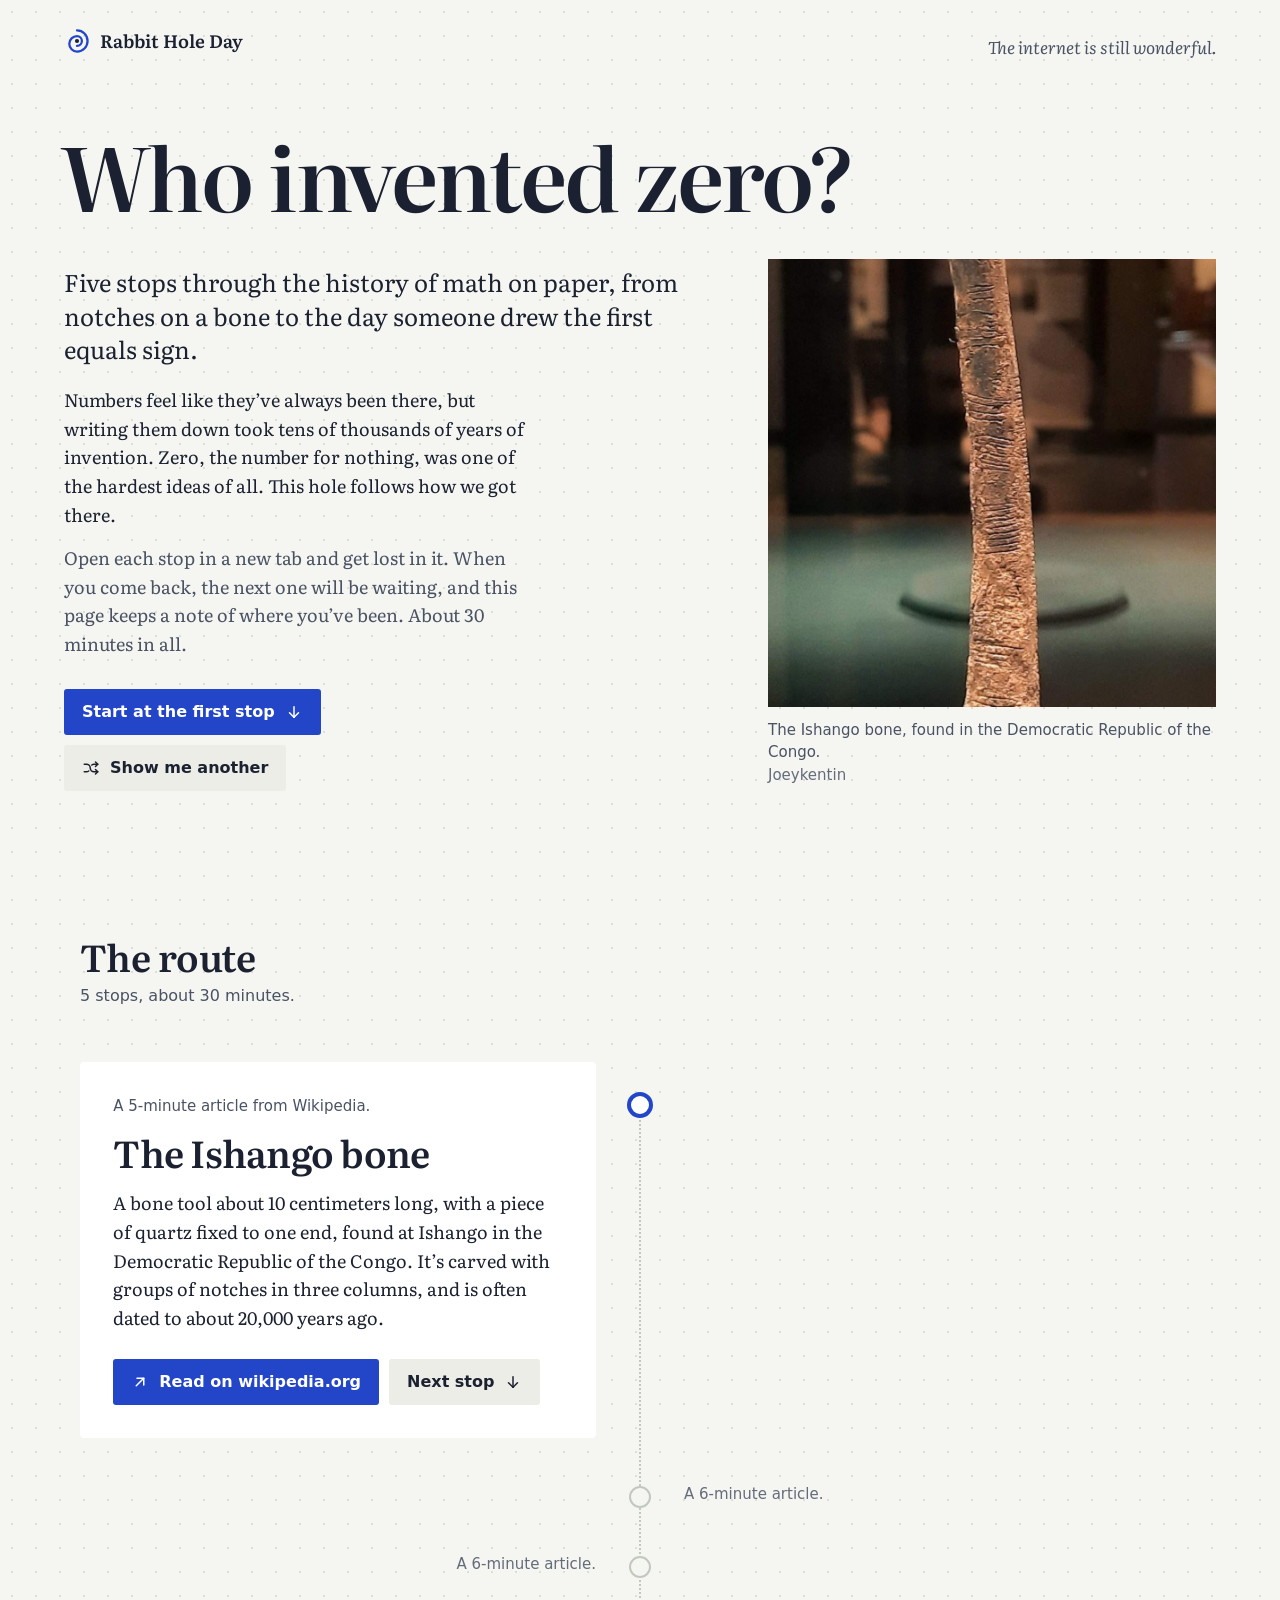
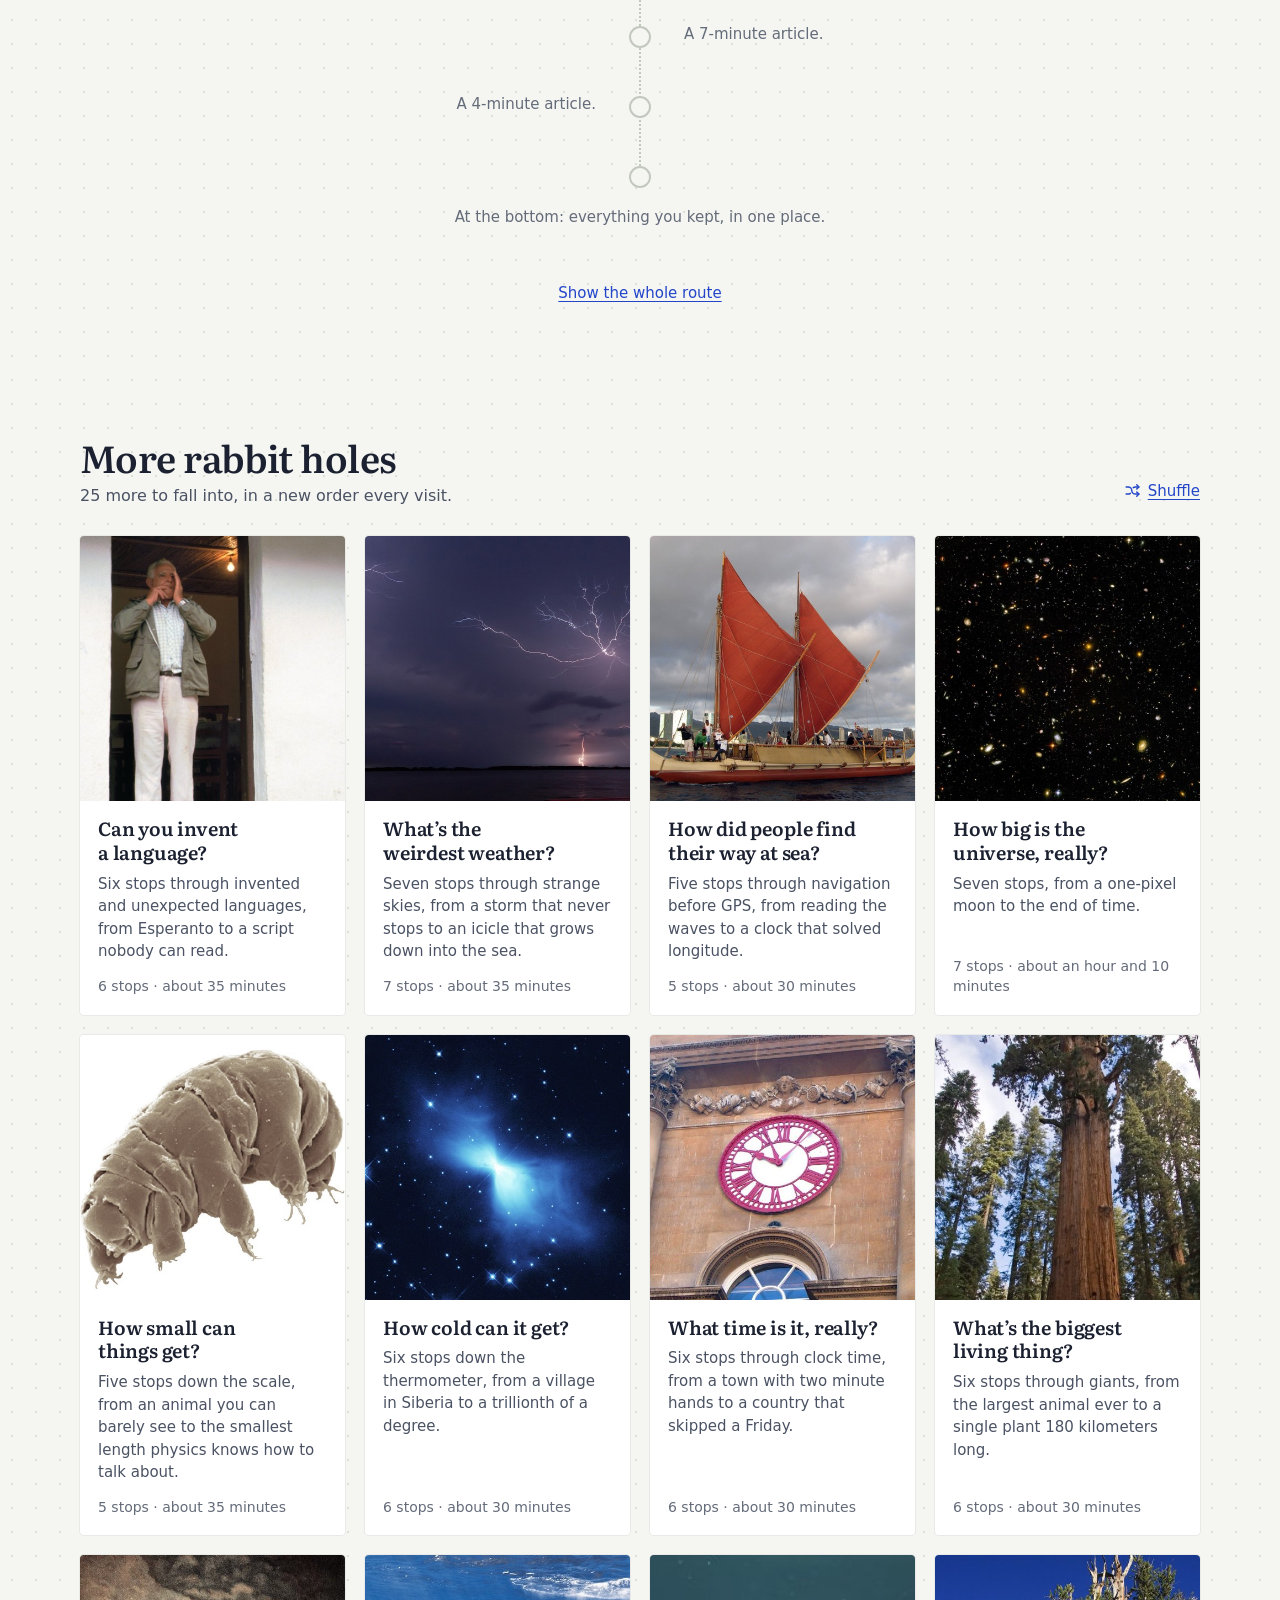
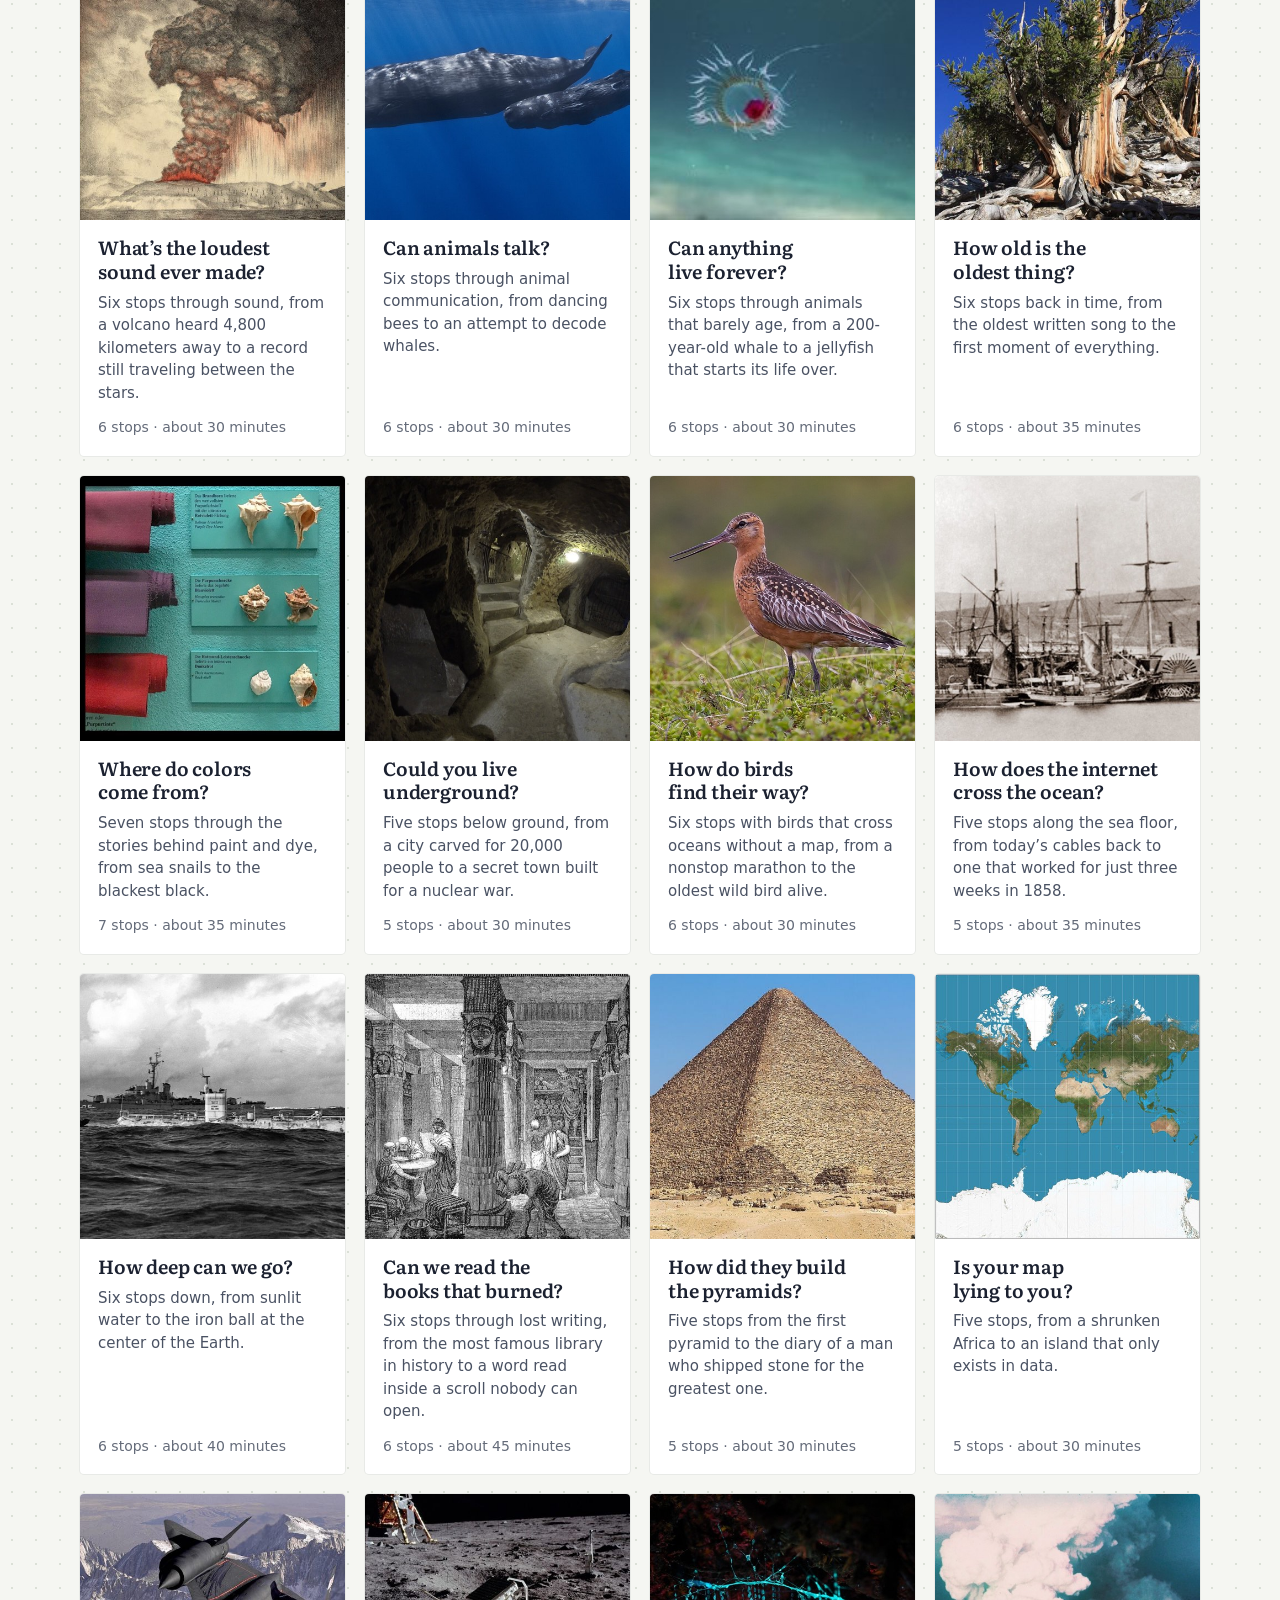
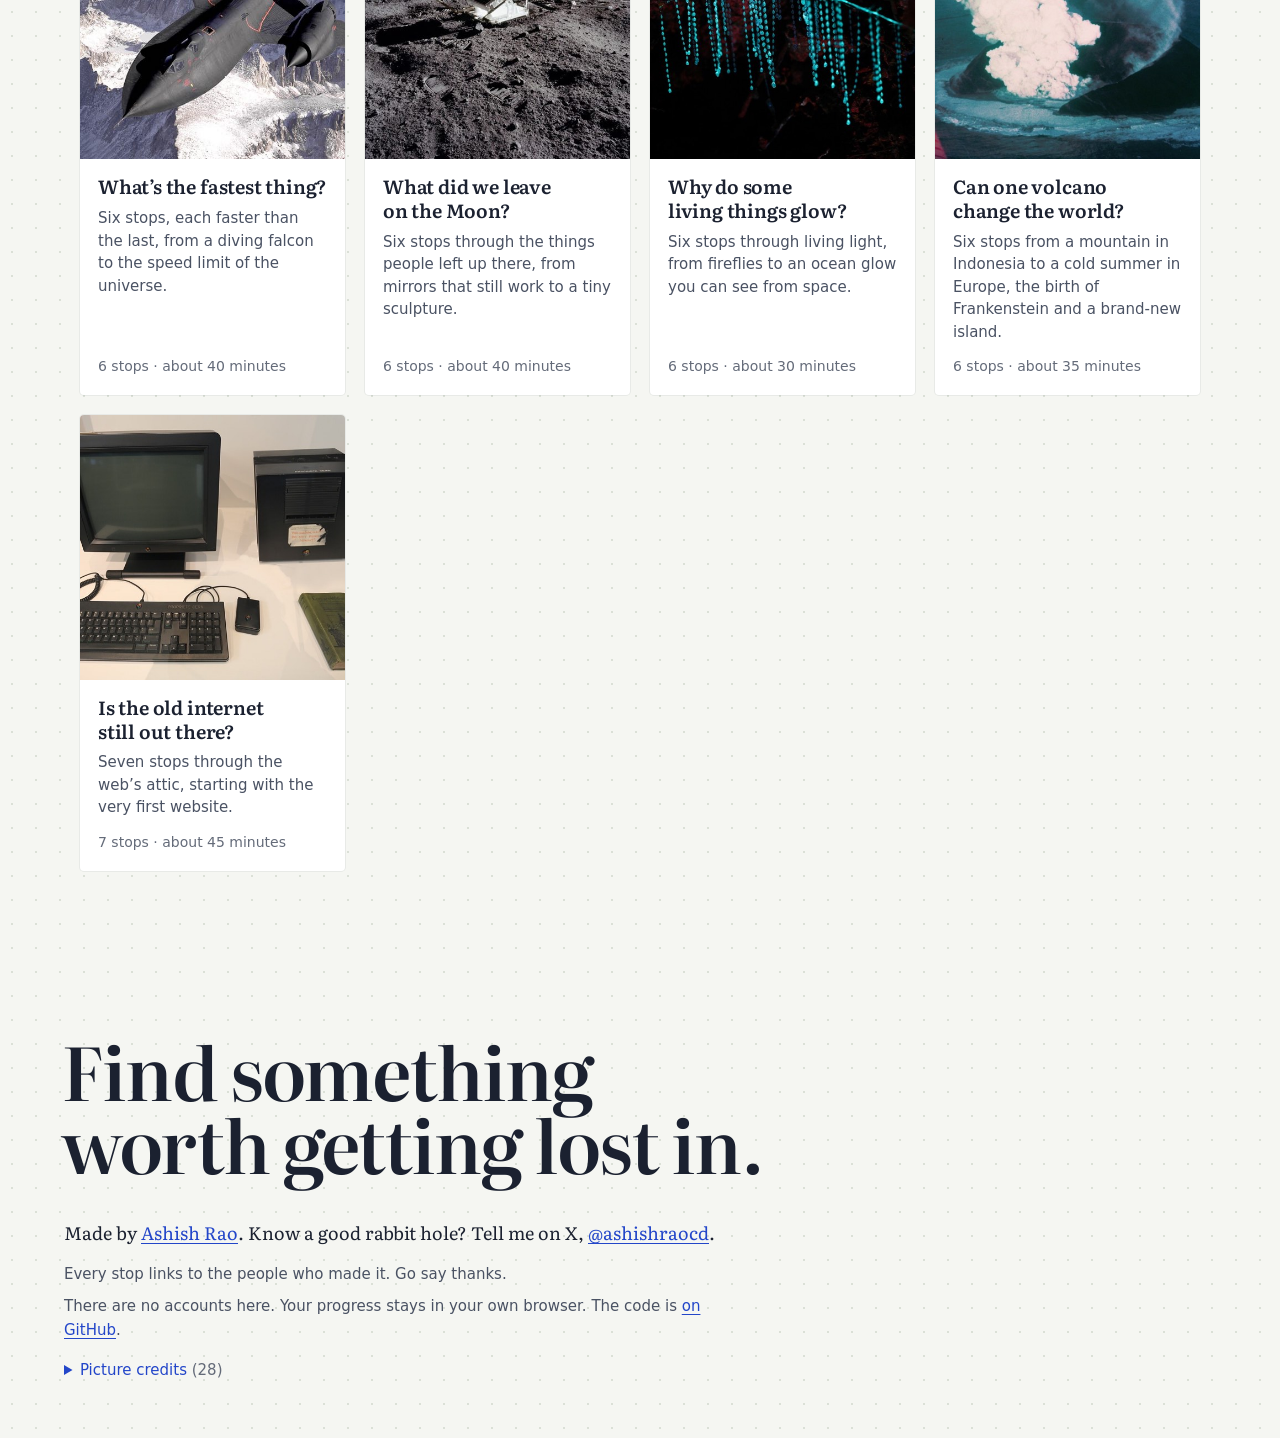
<file: site/index.html>
<!doctype html>
<html lang="en">
<head>
  <meta charset="utf-8">
  <meta name="viewport" content="width=device-width, initial-scale=1">
  <title>Rabbit Hole Day</title>
  <meta name="description" content="The internet is still wonderful. Find something worth getting lost in: short trails through good corners of the web, one stop at a time.">
  <meta name="theme-color" content="#f5f6f2">
  <meta name="color-scheme" content="light">

  <!-- Link previews. The image needs a full address, so it names the domain. -->
  <meta property="og:type" content="website">
  <meta property="og:site_name" content="Rabbit Hole Day">
  <meta property="og:title" content="Rabbit Hole Day">
  <meta property="og:description" content="The internet is still wonderful. Find something worth getting lost in.">
  <meta property="og:image" content="https://rabbithole.day/img/og.png">
  <meta property="og:image:width" content="1200">
  <meta property="og:image:height" content="630">
  <meta property="og:image:alt" content="Rabbit Hole Day. The internet is still wonderful.">
  <meta name="twitter:card" content="summary_large_image">

  <link rel="icon" href="favicon.ico" sizes="32x32">
  <link rel="icon" href="img/favicon.svg" type="image/svg+xml">
  <link rel="apple-touch-icon" href="img/apple-touch-icon.png">
  <link rel="preconnect" href="https://fonts.googleapis.com">
  <link rel="preconnect" href="https://fonts.gstatic.com" crossorigin>
  <link rel="stylesheet" href="https://fonts.googleapis.com/css2?family=Literata:ital,opsz,wght@0,7..72,400;0,7..72,600;1,7..72,400&display=swap">
  <link rel="stylesheet" href="css/style.css">
</head>
<body>
  <a class="skip" href="#route">Skip to the route</a>

  <header class="masthead">
    <a class="wordmark" href="./">
      <svg viewBox="0 0 32 32" aria-hidden="true" focusable="false"><path d="M16 3A13 13 0 0 1 16 29A9.5 9.5 0 0 1 16 10A6 6 0 0 1 16 22" fill="none" stroke="#2346c9" stroke-width="2.8" stroke-linecap="round"/><circle cx="16" cy="16" r="2.6" fill="#1b2130"/></svg>
      Rabbit Hole Day
    </a>
    <p class="motto">The internet is still wonderful.</p>
  </header>

  <main>
    <section class="opening" id="opening" aria-labelledby="hole-title">
      <noscript><p class="notice">This page needs JavaScript to show the rabbit hole.</p></noscript>
    </section>

    <section class="route" id="route" tabindex="-1" aria-labelledby="route-title"></section>

    <section class="more" id="more" aria-labelledby="more-title" hidden></section>
  </main>

  <footer class="colophon">
    <p class="sendoff">Find something worth getting lost in.</p>
    <div class="colophon-notes">
      <p class="maker">Made by <a href="https://ashishrao.me">Ashish Rao</a>. Know a good rabbit hole? Tell me on X, <a href="https://x.com/ashishraocd">@ashishraocd</a>.</p>
      <p>Every stop links to the people who made it. Go say thanks.</p>
      <p>There are no accounts here. Your progress stays in your own browser. The code is <a href="https://github.com/ashish1909/rabbit-hole-day">on GitHub</a>.</p>
      <div id="credits"></div>
    </div>
  </footer>

  <div class="visually-hidden" id="announce" aria-live="polite"></div>

  <!-- One script per rabbit hole. -->
  <script src="holes/how-big-is-the-universe.js"></script>
  <script src="holes/how-deep-can-we-go.js"></script>
  <script src="holes/is-the-old-internet-still-out-there.js"></script>
  <script src="holes/is-your-map-lying-to-you.js"></script>
  <script src="holes/how-old-is-the-oldest-thing.js"></script>
  <script src="holes/whats-the-loudest-sound-ever-made.js"></script>
  <script src="holes/what-did-we-leave-on-the-moon.js"></script>
  <script src="holes/how-cold-can-it-get.js"></script>
  <script src="holes/how-do-birds-find-their-way.js"></script>
  <script src="holes/can-we-read-the-books-that-burned.js"></script>
  <script src="holes/whats-the-fastest-thing.js"></script>
  <script src="holes/can-anything-live-forever.js"></script>
  <script src="holes/how-does-the-internet-cross-the-ocean.js"></script>
  <script src="holes/what-time-is-it-really.js"></script>
  <script src="holes/where-do-colors-come-from.js"></script>
  <script src="holes/whats-the-biggest-living-thing.js"></script>
  <script src="holes/can-one-volcano-change-the-world.js"></script>
  <script src="holes/how-did-people-find-their-way-at-sea.js"></script>
  <script src="holes/how-small-can-things-get.js"></script>
  <script src="holes/can-animals-talk.js"></script>
  <script src="holes/could-you-live-underground.js"></script>
  <script src="holes/whats-the-weirdest-weather.js"></script>
  <script src="holes/who-invented-zero.js"></script>
  <script src="holes/can-you-invent-a-language.js"></script>
  <script src="holes/how-did-they-build-the-pyramids.js"></script>
  <script src="holes/why-do-some-living-things-glow.js"></script>

  <script src="js/app.js"></script>
</body>
</html>
</file>
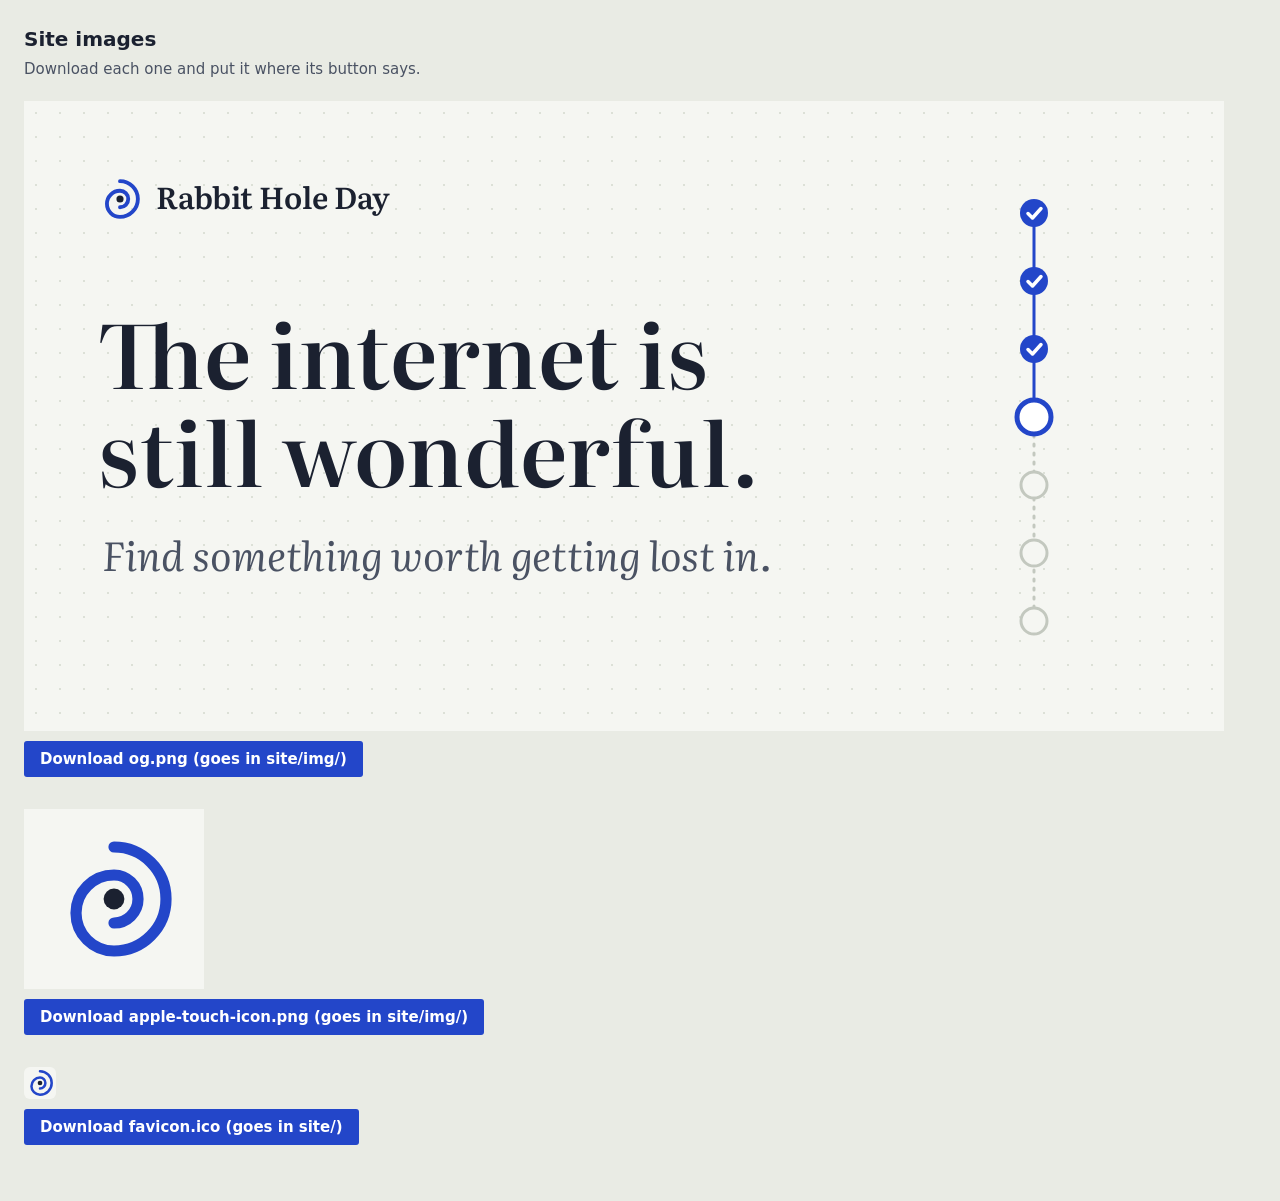
<file: tools/share-image.html>
<!doctype html>
<html lang="en">
<head>
  <meta charset="utf-8">
  <meta name="viewport" content="width=device-width, initial-scale=1">
  <title>Site images · Rabbit Hole Day</title>
  <!--
    Draws the images the site uses for link previews, home-screen icons and the
    browser tab. Open this file in a browser, click each download button, and
    put the files where the buttons say. Edit the text below and download again
    any time.
  -->
  <link rel="preconnect" href="https://fonts.googleapis.com">
  <link rel="preconnect" href="https://fonts.gstatic.com" crossorigin>
  <link rel="stylesheet" href="https://fonts.googleapis.com/css2?family=Literata:ital,opsz,wght@0,7..72,400;0,7..72,600;1,7..72,400&display=swap">
  <style>
    body { margin: 0; padding: 24px; background: #e9ebe4; color: #1b2130; font: 15px/1.5 system-ui, sans-serif; }
    h1 { margin: 0 0 4px; font-size: 20px; }
    p { margin: 0 0 20px; color: #4a5263; }
    canvas { display: block; max-width: 100%; height: auto; margin: 0 0 10px; }
    button { margin: 0 0 32px; padding: 9px 16px; border: 0; border-radius: 3px; background: #2346c9; color: #fff; font: 600 15px system-ui, sans-serif; cursor: pointer; }
  </style>
</head>
<body>
  <h1>Site images</h1>
  <p>Download each one and put it where its button says.</p>

  <canvas id="og" width="1200" height="630"></canvas>
  <button type="button" data-canvas="og" data-name="og.png">Download og.png (goes in site/img/)</button>

  <canvas id="icon" width="180" height="180"></canvas>
  <button type="button" data-canvas="icon" data-name="apple-touch-icon.png">Download apple-touch-icon.png (goes in site/img/)</button>

  <canvas id="favicon" width="32" height="32"></canvas>
  <button type="button" data-canvas="favicon" data-name="favicon.ico">Download favicon.ico (goes in site/)</button>

  <script>
    var PAPER = "#f5f6f2";
    var DOT = "#d3d8ce";
    var PENCIL = "#c3c8bf";
    var INK = "#1b2130";
    var INK_2 = "#4a5263";
    var ACCENT = "#2346c9";
    var SERIF = 'Literata, Georgia, serif';
    var SANS = '-apple-system, system-ui, "Segoe UI", Roboto, sans-serif';

    function paper(ctx, w, h, dots) {
      ctx.fillStyle = PAPER;
      ctx.fillRect(0, 0, w, h);
      if (!dots) return;
      ctx.fillStyle = DOT;
      for (var y = 12; y < h; y += 24) {
        for (var x = 12; x < w; x += 24) {
          ctx.beginPath();
          ctx.arc(x, y, 1, 0, Math.PI * 2);
          ctx.fill();
        }
      }
    }

    // The logo: a blue line spiralling down into an ink hole. Drawn on a
    // 32-unit grid (the same path as img/favicon.svg), then scaled to size.
    var SPIRAL = new Path2D("M16 3A13 13 0 0 1 16 29A9.5 9.5 0 0 1 16 10A6 6 0 0 1 16 22");
    function mark(ctx, x, y, size) {
      ctx.save();
      ctx.translate(x, y);
      ctx.scale(size / 32, size / 32);
      ctx.strokeStyle = ACCENT;
      ctx.lineWidth = 2.8;
      ctx.lineCap = "round";
      ctx.stroke(SPIRAL);
      ctx.fillStyle = INK;
      ctx.beginPath();
      ctx.arc(16, 16, 2.6, 0, Math.PI * 2);
      ctx.fill();
      ctx.restore();
    }

    // A small piece of the route: inked to the stop you're on, pencilled after it.
    function route(ctx, x, top, gap, count, reached) {
      var bottom = top + gap * (count - 1);
      var here = top + gap * reached;
      ctx.lineWidth = 3;
      ctx.lineCap = "round";
      ctx.strokeStyle = PENCIL;
      ctx.setLineDash([2, 7]);
      ctx.beginPath();
      ctx.moveTo(x, here);
      ctx.lineTo(x, bottom);
      ctx.stroke();
      ctx.setLineDash([]);
      ctx.strokeStyle = ACCENT;
      ctx.beginPath();
      ctx.moveTo(x, top);
      ctx.lineTo(x, here);
      ctx.stroke();
      for (var i = 0; i < count; i++) {
        var y = top + gap * i;
        ctx.beginPath();
        if (i < reached) {
          ctx.fillStyle = ACCENT;
          ctx.arc(x, y, 14, 0, Math.PI * 2);
          ctx.fill();
          ctx.strokeStyle = "#ffffff";
          ctx.lineWidth = 3.5;
          ctx.lineJoin = "round";
          ctx.beginPath();
          ctx.moveTo(x - 6, y + 0.5);
          ctx.lineTo(x - 1.5, y + 5);
          ctx.lineTo(x + 7, y - 4.5);
          ctx.stroke();
        } else if (i === reached) {
          ctx.fillStyle = "#ffffff";
          ctx.arc(x, y, 17, 0, Math.PI * 2);
          ctx.fill();
          ctx.lineWidth = 5;
          ctx.strokeStyle = ACCENT;
          ctx.stroke();
        } else {
          ctx.fillStyle = PAPER;
          ctx.arc(x, y, 13, 0, Math.PI * 2);
          ctx.fill();
          ctx.lineWidth = 3;
          ctx.strokeStyle = PENCIL;
          ctx.stroke();
        }
      }
    }

    function drawOg() {
      var ctx = document.getElementById("og").getContext("2d");
      paper(ctx, 1200, 630, true);

      mark(ctx, 74, 76, 44);
      ctx.fillStyle = INK;
      ctx.font = "600 30px " + SERIF;
      ctx.fillText("Rabbit Hole Day", 132, 108);

      ctx.font = "600 88px " + SERIF;
      ctx.fillText("The internet is", 74, 288);
      ctx.fillText("still wonderful.", 74, 386);

      ctx.fillStyle = INK_2;
      ctx.font = "italic 400 40px " + SERIF;
      ctx.fillText("Find something worth getting lost in.", 78, 470);

      route(ctx, 1010, 112, 68, 7, 3);
    }

    function drawIcon() {
      var ctx = document.getElementById("icon").getContext("2d");
      paper(ctx, 180, 180, false);
      mark(ctx, 26, 26, 128);
    }

    function drawFavicon() {
      var canvas = document.getElementById("favicon");
      var ctx = canvas.getContext("2d");
      ctx.clearRect(0, 0, 32, 32);
      ctx.fillStyle = PAPER;
      ctx.beginPath();
      ctx.roundRect(0, 0, 32, 32, 6);
      ctx.fill();
      mark(ctx, 1.6, 1.6, 28.8);
    }

    // An .ico file can hold a PNG: a 6-byte header, one 16-byte entry, then the PNG.
    function pngToIco(pngBytes, size) {
      var ico = new Uint8Array(22 + pngBytes.length);
      var view = new DataView(ico.buffer);
      view.setUint16(0, 0, true); // reserved
      view.setUint16(2, 1, true); // type: icon
      view.setUint16(4, 1, true); // one image
      view.setUint8(6, size); // width
      view.setUint8(7, size); // height
      view.setUint8(8, 0); // no palette
      view.setUint8(9, 0); // reserved
      view.setUint16(10, 1, true); // color planes
      view.setUint16(12, 32, true); // bits per pixel
      view.setUint32(14, pngBytes.length, true);
      view.setUint32(18, 22, true); // where the PNG starts
      ico.set(pngBytes, 22);
      return new Blob([ico], { type: "image/x-icon" });
    }

    function makeFile(id, name) {
      var canvas = document.getElementById(id);
      return new Promise(function (resolve) {
        canvas.toBlob(function (png) {
          if (!name.endsWith(".ico")) return resolve(png);
          png.arrayBuffer().then(function (buffer) {
            resolve(pngToIco(new Uint8Array(buffer), canvas.width));
          });
        }, "image/png");
      });
    }

    window.ready = Promise.all([
      document.fonts.load('600 88px "Literata"'),
      document.fonts.load('italic 400 40px "Literata"'),
    ]).then(function () {
      drawOg();
      drawIcon();
      drawFavicon();
    });
    window.makeFile = makeFile;

    document.addEventListener("click", function (e) {
      var button = e.target.closest("[data-canvas]");
      if (!button) return;
      makeFile(button.dataset.canvas, button.dataset.name).then(function (blob) {
        var link = document.createElement("a");
        link.href = URL.createObjectURL(blob);
        link.download = button.dataset.name;
        link.click();
        setTimeout(function () { URL.revokeObjectURL(link.href); }, 1000);
      });
    });
  </script>
</body>
</html>
</file>
<file: site/css/style.css>
/* Rabbit Hole Day: an explorer's notebook that fills in as you go. */

:root {
  --paper: #f5f6f2;
  --sheet: #ffffff;
  --tint: #ebede6;
  --tint-2: #e0e3da;
  --pencil: #c3c8bf;
  --ink: #1b2130;
  --ink-2: #4a5263;
  --ink-3: #646b79;
  --accent: #2346c9;
  --accent-2: #1a37a3;
  --on-accent: #ffffff;

  --serif: Literata, "Iowan Old Style", "Palatino Linotype", Palatino, Georgia, serif;
  --sans: system-ui, -apple-system, "Segoe UI", Roboto, "Helvetica Neue", Arial, sans-serif;

  --step-small: 0.9375rem;
  --step-body: 1.125rem;
  --step-lead: clamp(1.25rem, 1.08rem + 0.55vw, 1.5rem);
  --step-head: clamp(1.625rem, 1.2rem + 1.4vw, 2.375rem);
  --step-display: clamp(2.25rem, 1rem + 5.6vw, 6rem);

  --frame: clamp(20px, 5vw, 72px);
  --max: 1240px;
  --rail: 88px;

  --travel: cubic-bezier(0.45, 0, 0.1, 1);
  --arrive: cubic-bezier(0.25, 0.8, 0.25, 1);

  color-scheme: light;
}

*,
*::before,
*::after {
  box-sizing: border-box;
}

html {
  background: var(--paper);
  scrollbar-color: var(--pencil) var(--paper);
  -webkit-text-size-adjust: 100%;
  text-size-adjust: 100%;
}

/* Dot-grid notebook paper. */
body {
  margin: 0;
  background-color: var(--paper);
  background-image: url("data:image/svg+xml,%3Csvg xmlns='http://www.w3.org/2000/svg' width='24' height='24'%3E%3Ccircle cx='12' cy='12' r='1' fill='%23d3d8ce'/%3E%3C/svg%3E");
  color: var(--ink);
  font: 400 var(--step-body)/1.6 var(--serif);
  font-kerning: normal;
  text-rendering: optimizeLegibility;
  overflow-wrap: break-word;
  caret-color: var(--accent);
}

::selection {
  background: var(--accent);
  color: var(--on-accent);
}

a {
  color: var(--accent);
  text-decoration-thickness: 0.07em;
  text-underline-offset: 0.18em;
}

a:hover {
  color: var(--accent-2);
}

:focus-visible {
  outline: 2px solid var(--accent);
  outline-offset: 3px;
  border-radius: 2px;
}

img {
  display: block;
  max-width: 100%;
  height: auto;
}

.masthead,
main,
.colophon {
  width: min(100% - 2 * var(--frame), var(--max));
  margin-inline: auto;
}

/* ------------------------------------------------------------ masthead */

.masthead {
  display: flex;
  flex-wrap: wrap;
  align-items: baseline;
  justify-content: space-between;
  gap: 4px 24px;
  padding-top: 28px;
}

.wordmark,
.wordmark:visited,
.wordmark:hover {
  display: inline-flex;
  align-items: center;
  gap: 10px;
  color: var(--ink);
  font: 600 1.125rem/1.3 var(--serif);
  text-decoration: none;
}

.wordmark svg {
  width: 26px;
  height: 26px;
}

.motto {
  margin: 0;
  color: var(--ink-2);
  font: italic 400 1.0625rem/1.4 var(--serif);
}

/* ------------------------------------------------------------ opening */

.opening {
  display: grid;
  grid-template-columns: minmax(0, 7fr) minmax(0, 5fr);
  align-items: start;
  column-gap: clamp(36px, 6vw, 112px);
  padding: clamp(48px, 8vh, 104px) 0 clamp(24px, 5vh, 56px);
}

.opening h1 {
  grid-column: 1 / -1;
  max-width: 17ch;
  margin: 0 0 clamp(28px, 4.5vh, 48px) -0.04em;
  font-size: var(--step-display);
  font-weight: 600;
  line-height: 1;
  letter-spacing: -0.025em;
  text-wrap: balance;
}

.opening-text {
  padding-top: 6px;
}

/* A hole without a cover picture: one column, sized for reading. */
.opening:not(.has-cover) {
  grid-template-columns: minmax(0, 1fr);
}

.opening:not(.has-cover) .opening-text {
  max-width: 46rem;
}

.lede {
  max-width: 30ch;
  margin: 0 0 20px;
  font-size: var(--step-lead);
  line-height: 1.4;
}

.opening p {
  max-width: 46ch;
}

.how {
  margin: 0 0 30px;
  color: var(--ink-2);
}

.opening .intro {
  margin: 0 0 14px;
}

.cover {
  margin: 0;
}

.cover img {
  width: 100%;
  aspect-ratio: 1;
  object-fit: cover;
}

figcaption {
  margin-top: 12px;
  color: var(--ink-2);
  font: var(--step-small)/1.5 var(--sans);
}

.credit {
  display: block;
  color: var(--ink-3);
}

.notice {
  grid-column: 1 / -1;
  margin: 0;
  padding: 12px 16px;
  border-radius: 4px;
  background: var(--sheet);
  font: 1rem/1.5 var(--sans);
}

/* ------------------------------------------------------------ buttons */

.actions {
  display: flex;
  flex-wrap: wrap;
  gap: 10px;
  margin: 0;
}

.button,
.button:visited {
  display: inline-flex;
  align-items: center;
  gap: 10px;
  min-height: 46px;
  padding: 0 18px;
  border: 0;
  border-radius: 3px;
  background: var(--accent);
  color: var(--on-accent);
  font: 600 1rem/1.2 var(--sans);
  text-align: left;
  text-decoration: none;
  cursor: pointer;
  transition: background-color 0.15s ease, transform 0.15s ease;
}

.button:hover {
  background: var(--accent-2);
  color: var(--on-accent);
}

.button:active {
  transform: translateY(1px);
}

.button.quiet,
.button.quiet:visited {
  background: var(--tint);
  color: var(--ink);
}

.button.quiet:hover {
  background: var(--tint-2);
  color: var(--ink);
}

.button svg {
  flex: none;
  width: 18px;
  height: 18px;
}

.text-button {
  padding: 6px 0;
  border: 0;
  background: none;
  color: var(--accent);
  font: 500 var(--step-small)/1.4 var(--sans);
  text-decoration: underline;
  text-decoration-thickness: 0.07em;
  text-underline-offset: 0.18em;
  cursor: pointer;
}

.text-button:hover {
  color: var(--accent-2);
}

.text-button svg {
  width: 17px;
  height: 17px;
  margin-right: 7px;
  vertical-align: -3px;
}

/* ------------------------------------------------------------ the route */

.route {
  padding-top: clamp(64px, 11vh, 140px);
  scroll-margin-top: 24px;
}

.route:focus {
  outline: none;
}

.route-head {
  max-width: 1120px;
  margin: 0 auto clamp(40px, 6vh, 64px);
}

.route-head h2 {
  margin: 0 0 6px;
  font-size: var(--step-head);
  font-weight: 600;
  line-height: 1.15;
  letter-spacing: -0.015em;
}

.route-progress {
  margin: 0;
  color: var(--ink-2);
  font: 1rem/1.5 var(--sans);
}

.trail {
  position: relative;
  max-width: 1120px;
  margin: 0 auto;
}

/* The pencilled route ahead, and the ink of the route already travelled. */
.pencil,
.ink {
  position: absolute;
  left: 50%;
  top: 0;
  width: 0;
  margin-left: -1px;
  pointer-events: none;
}

.pencil {
  border-left: 2px dotted var(--pencil);
}

.ink {
  height: 0;
  border-left: 2px solid var(--accent);
  transition: height 0.9s var(--travel);
}

.ink.still {
  transition: none;
}

.stops {
  display: grid;
  gap: clamp(32px, 5vh, 52px);
  margin: 0;
  padding: 0;
  list-style: none;
}

.stop {
  display: grid;
  grid-template-columns: minmax(0, 1fr) var(--rail) minmax(0, 1fr);
  align-items: start;
  scroll-margin-top: 24px;
}

.node {
  position: relative;
  z-index: 1;
  display: grid;
  place-items: center;
  grid-column: 2;
  grid-row: 1;
  justify-self: center;
  width: 22px;
  height: 22px;
  margin-top: 3px;
  border: 2px solid var(--pencil);
  border-radius: 50%;
  background: var(--paper);
  color: var(--on-accent);
}

.node svg {
  width: 13px;
  height: 13px;
}

/* Entries hug the route; the stop you're on gets a full sheet. */
.entry {
  grid-row: 1;
  width: fit-content;
  max-width: 470px;
}

.entry.sheet {
  width: 100%;
}

.left .entry {
  grid-column: 1;
  justify-self: end;
}

.right .entry {
  grid-column: 3;
  justify-self: start;
}

.entry p {
  margin: 0 0 14px;
}

.entry > :last-child,
.entry .keep > :last-child {
  margin-bottom: 0;
}

.meta {
  margin: 0 0 6px;
  color: var(--ink-2);
  font: var(--step-small)/1.5 var(--sans);
}

.entry-title {
  margin: 0;
  font-size: 1.3125rem;
  font-weight: 600;
  line-height: 1.25;
  letter-spacing: -0.01em;
}

.entry-title:focus {
  outline: none;
}

/* stops already visited */

.done .node {
  border-color: var(--accent);
  background: var(--accent);
}

.done .kept {
  margin-top: 8px;
}

.done .thumb {
  width: 132px;
  margin: 14px 0 0;
}

.done .thumb img,
.keep img {
  mix-blend-mode: multiply;
}

.done details {
  margin-top: 10px;
  font: var(--step-small)/1.5 var(--sans);
}

.done summary {
  width: max-content;
  color: var(--accent);
  cursor: pointer;
}

.done details ul {
  margin: 10px 0 0;
  padding-left: 1.1em;
}

.done details li + li {
  margin-top: 8px;
}

/* the stop you're on */

.current .node {
  width: 26px;
  height: 26px;
  margin-top: 30px;
  border: 4px solid var(--accent);
  background: var(--sheet);
}

.current .entry {
  max-width: 540px;
}

.sheet {
  padding: clamp(24px, 2.6vw, 36px);
  border-radius: 4px;
  background: var(--sheet);
}

.current .entry-title {
  margin: 4px 0 16px;
  font-size: var(--step-head);
  line-height: 1.12;
  letter-spacing: -0.02em;
  text-wrap: balance;
}

.try strong,
.welcome strong {
  font-weight: 600;
}

.current .actions {
  margin-top: 26px;
}

.keep {
  margin-top: 26px;
}

.keep-label {
  margin: 0 0 6px !important;
  color: var(--ink-2);
  font: 600 var(--step-small)/1.4 var(--sans);
}

.keep-text {
  margin: 0 !important;
  font-size: var(--step-lead);
  line-height: 1.38;
  text-wrap: pretty;
}

.keep figure {
  max-width: 300px;
  margin: 20px 0 0;
}

.deeper {
  margin-top: 34px;
  font: var(--step-small)/1.55 var(--sans);
}

.deeper ul {
  margin: 8px 0 0;
  padding-left: 1.1em;
}

.deeper li + li {
  margin-top: 10px;
}

.deeper .note {
  display: block;
  color: var(--ink-2);
}

/* stops still ahead */

.ahead .meta {
  margin: 0;
  color: var(--ink-3);
}

.peek .entry-title a {
  color: var(--ink);
}

.peek .meta {
  margin-bottom: 8px;
}

.peek p {
  color: var(--ink-2);
}

/* the bottom */

.bottom {
  grid-template-columns: minmax(0, 1fr);
  justify-items: center;
}

.bottom .node {
  grid-column: 1;
}

.bottom .entry {
  grid-column: 1;
  grid-row: 2;
  justify-self: center;
  max-width: 760px;
  margin-top: 18px;
}

.bottom.ahead .entry {
  text-align: center;
}

.bottom.done .node {
  width: 26px;
  height: 26px;
}

.ending h3 {
  margin: 0 0 14px;
  font-size: var(--step-head);
  font-weight: 600;
  line-height: 1.12;
  letter-spacing: -0.02em;
}

.ending h3:focus {
  outline: none;
}

.ending-line {
  font-size: var(--step-lead);
  line-height: 1.38;
}

.ending h4 {
  margin: 34px 0 14px;
  font: 600 var(--step-small)/1.4 var(--sans);
  color: var(--ink-2);
}

.kept-list {
  display: grid;
  gap: 16px;
  margin: 0;
  padding: 0;
  list-style: none;
}

.kept-list li {
  display: grid;
  grid-template-columns: 22px minmax(0, 1fr);
  gap: 12px;
}

.kept-list svg {
  width: 18px;
  height: 18px;
  margin-top: 5px;
  color: var(--accent);
}

.kept-list p {
  margin: 0;
}

.kept-from {
  display: block;
  color: var(--ink-2);
  font: var(--step-small)/1.5 var(--sans);
}

.ending .actions {
  margin-top: 32px;
}

.status {
  min-height: 1.5em;
  margin: 14px 0 0 !important;
  color: var(--ink-2);
  font: var(--step-small)/1.5 var(--sans);
}

.route-tools {
  display: flex;
  flex-wrap: wrap;
  justify-content: center;
  gap: 4px 28px;
  margin: 48px 0 0;
}

/* ------------------------------------------------------------ more holes */

.more {
  max-width: 1120px;
  margin: 0 auto;
  padding-top: clamp(96px, 14vh, 160px);
}

.more-head {
  display: flex;
  flex-wrap: wrap;
  align-items: end;
  justify-content: space-between;
  gap: 8px 24px;
  margin-bottom: 28px;
}

.more h2 {
  margin: 0 0 6px;
  font-size: var(--step-head);
  font-weight: 600;
  line-height: 1.15;
  letter-spacing: -0.015em;
}

.more-note {
  margin: 0;
  color: var(--ink-2);
  font: 1rem/1.5 var(--sans);
}

.cards {
  display: grid;
  grid-template-columns: repeat(auto-fill, minmax(230px, 1fr));
  gap: 20px;
  margin: 0;
  padding: 0;
  list-style: none;
}

/* The whole card is the link: the title's link stretches over it. */
.card {
  position: relative;
  display: flex;
  flex-direction: column;
  overflow: hidden;
  border-radius: 4px;
  background: var(--sheet);
  box-shadow: 0 0 0 1px rgba(27, 33, 48, 0.06);
  transition: box-shadow 0.2s ease, transform 0.2s var(--arrive);
}

.card:hover {
  box-shadow: 0 0 0 1px rgba(27, 33, 48, 0.08), 0 10px 28px -12px rgba(27, 33, 48, 0.28);
}

.card:focus-within {
  outline: 2px solid var(--accent);
  outline-offset: 3px;
}

.card-pic {
  position: relative;
  aspect-ratio: 4 / 3;
  background: var(--tint);
}

.card-pic img {
  width: 100%;
  height: 100%;
  object-fit: cover;
}

.badge {
  position: absolute;
  left: 10px;
  top: 10px;
  display: inline-flex;
  align-items: center;
  gap: 5px;
  padding: 3px 10px;
  border-radius: 999px;
  background: var(--sheet);
  color: var(--ink);
  font: 600 0.8125rem/1.5 var(--sans);
}

.done-badge {
  background: var(--accent);
  color: var(--on-accent);
}

.badge svg {
  width: 13px;
  height: 13px;
}

.card-text {
  display: flex;
  flex: 1;
  flex-direction: column;
  padding: 16px 18px 18px;
}

.card h3 {
  margin: 0 0 8px;
  font-size: 1.1875rem;
  font-weight: 600;
  line-height: 1.25;
  letter-spacing: -0.01em;
  text-wrap: balance;
}

.card h3 a {
  color: var(--ink);
  text-decoration: none;
}

.card h3 a::after {
  content: "";
  position: absolute;
  inset: 0;
}

.card h3 a:focus-visible {
  outline: none;
}

.card:hover h3 a {
  color: var(--accent);
}

.card-teaser {
  margin: 0 0 14px;
  color: var(--ink-2);
  font: var(--step-small)/1.5 var(--sans);
}

.card-meta {
  margin: auto 0 0;
  color: var(--ink-3);
  font: 0.875rem/1.4 var(--sans);
}

/* ------------------------------------------------------------ colophon */

.colophon {
  margin-top: clamp(112px, 18vh, 220px);
  padding-bottom: 56px;
}

.sendoff {
  max-width: 20ch;
  margin: 0 0 40px -0.04em;
  font-size: clamp(1.875rem, 0.9rem + 4.6vw, 5rem);
  font-weight: 600;
  line-height: 1;
  letter-spacing: -0.025em;
  text-wrap: balance;
}

.colophon-notes {
  display: grid;
  gap: 8px;
  color: var(--ink-2);
  font: var(--step-small)/1.6 var(--sans);
}

.colophon-notes p {
  max-width: 72ch;
  margin: 0;
}

.colophon-notes .maker {
  margin-bottom: 8px;
  color: var(--ink);
  font: var(--step-body)/1.5 var(--serif);
}

.credits {
  margin-top: 8px;
}

.credits summary {
  width: max-content;
  color: var(--accent);
  cursor: pointer;
}

.credits summary span {
  color: var(--ink-3);
}

.credits-label {
  margin: 18px 0 6px !important;
  color: var(--ink-2);
  font-weight: 600;
}

.credits-list {
  margin: 0;
  padding: 0;
  list-style: none;
  font-size: 0.8125rem;
  line-height: 1.5;
  columns: 2 22rem;
  column-gap: 32px;
}

.credits-list li {
  margin-bottom: 4px;
  break-inside: avoid;
}

.credits-list a {
  color: var(--ink-2);
}

.credits-list a:hover {
  color: var(--accent);
}

/* ------------------------------------------------------------ 404 */

.lost {
  padding: clamp(80px, 16vh, 180px) 0;
}

.lost h1 {
  max-width: 14ch;
  margin: 0 0 20px -0.04em;
  font-size: var(--step-display);
  font-weight: 600;
  line-height: 1;
  letter-spacing: -0.025em;
}

.lost p {
  margin: 0 0 12px;
}

/* ------------------------------------------------------------ small screens */

@media (max-width: 860px) {
  .opening {
    grid-template-columns: minmax(0, 1fr);
  }

  .cover {
    max-width: 560px;
  }
}

@media (max-width: 560px) {
  .cards {
    grid-template-columns: minmax(0, 1fr);
    gap: 12px;
  }

  /* On phones a card is a row: a small square picture beside the words. */
  .card {
    flex-direction: row;
  }

  .card-pic {
    flex: none;
    width: 104px;
    aspect-ratio: auto;
  }

  .card-pic img {
    position: absolute;
    inset: 0;
  }

  .badge {
    left: 6px;
    top: 6px;
    padding: 1px 8px;
    font-size: 0.75rem;
  }

  .card-text {
    padding: 12px 14px 14px;
  }

  .card h3 {
    margin-bottom: 4px;
    font-size: 1.0625rem;
  }

  .card-teaser {
    margin-bottom: 8px;
    font-size: 0.875rem;
  }

  .card-meta {
    font-size: 0.8125rem;
  }
}

@media (max-width: 760px) {
  .stop {
    grid-template-columns: 34px minmax(0, 1fr);
    column-gap: 10px;
  }

  .sheet {
    padding: 22px 18px;
  }

  .node,
  .bottom .node {
    grid-column: 1;
  }

  .left .entry,
  .right .entry,
  .bottom .entry {
    grid-column: 2;
    grid-row: 1;
    justify-self: stretch;
    max-width: none;
    margin-top: 0;
  }

  .bottom {
    grid-template-columns: 34px minmax(0, 1fr);
    justify-items: stretch;
  }

  .bottom .node {
    justify-self: center;
  }

  .bottom.ahead .entry {
    text-align: left;
  }

  .pencil,
  .ink {
    left: 17px;
  }

  .current .node {
    margin-top: 26px;
  }

  .route-tools {
    justify-content: flex-start;
    padding-left: 46px;
  }
}

/* ------------------------------------------------------------ motion */

@media (prefers-reduced-motion: no-preference) {
  html {
    scroll-behavior: smooth;
  }

  .arriving .entry {
    animation: arrive 0.8s var(--arrive) 0.3s both;
  }

  .returned .keep {
    animation: arrive 0.7s var(--arrive) both;
  }

  .card:hover {
    transform: translateY(-3px);
  }
}

@media (prefers-reduced-motion: reduce) {
  .ink {
    transition: none;
  }
}

@keyframes arrive {
  from {
    opacity: 0.35;
    transform: translateY(10px);
  }
}

/* ------------------------------------------------------------ utilities */

.skip {
  position: absolute;
  left: 12px;
  top: -60px;
  z-index: 10;
  padding: 10px 14px;
  border-radius: 3px;
  background: var(--accent);
  color: var(--on-accent);
  font: 600 1rem/1.3 var(--sans);
  text-decoration: none;
}

.skip:focus {
  top: 12px;
}

.visually-hidden {
  position: absolute;
  width: 1px;
  height: 1px;
  margin: -1px;
  padding: 0;
  overflow: hidden;
  clip: rect(0 0 0 0);
  white-space: nowrap;
  border: 0;
}
</file>
